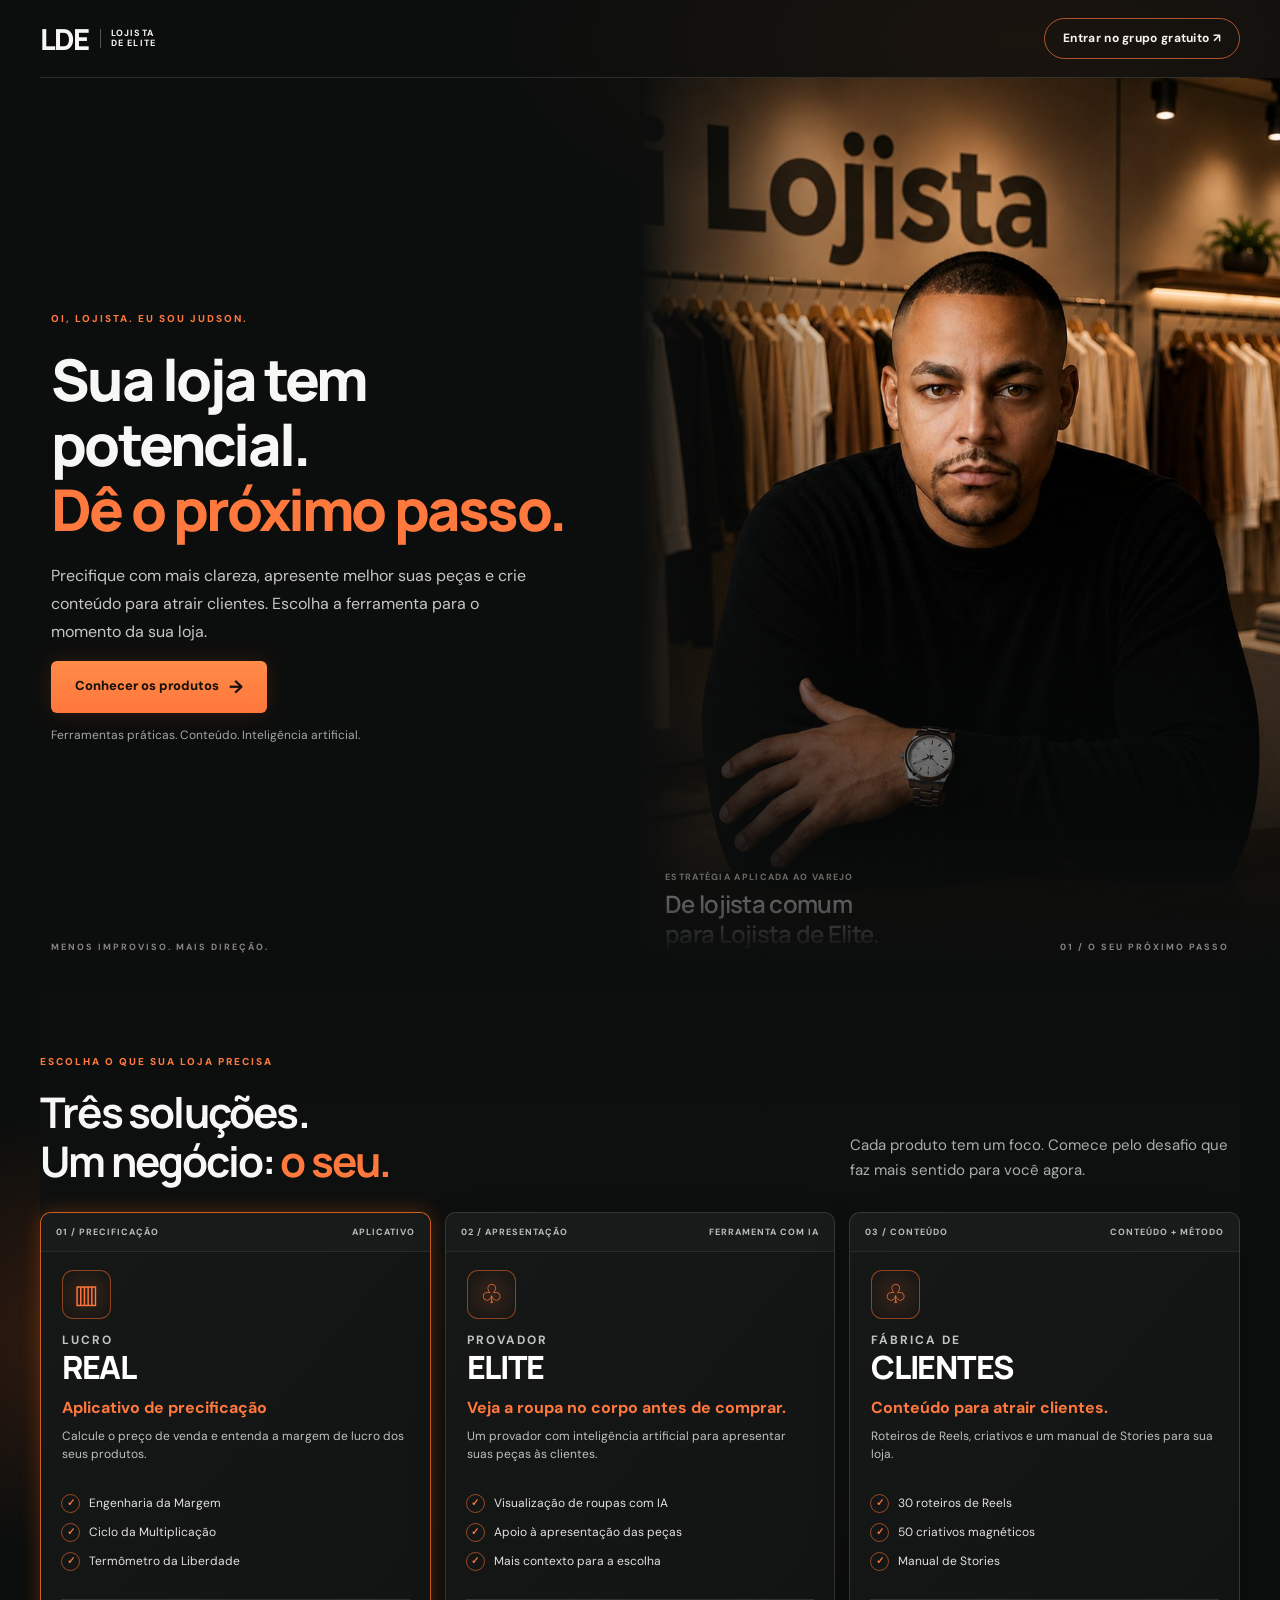
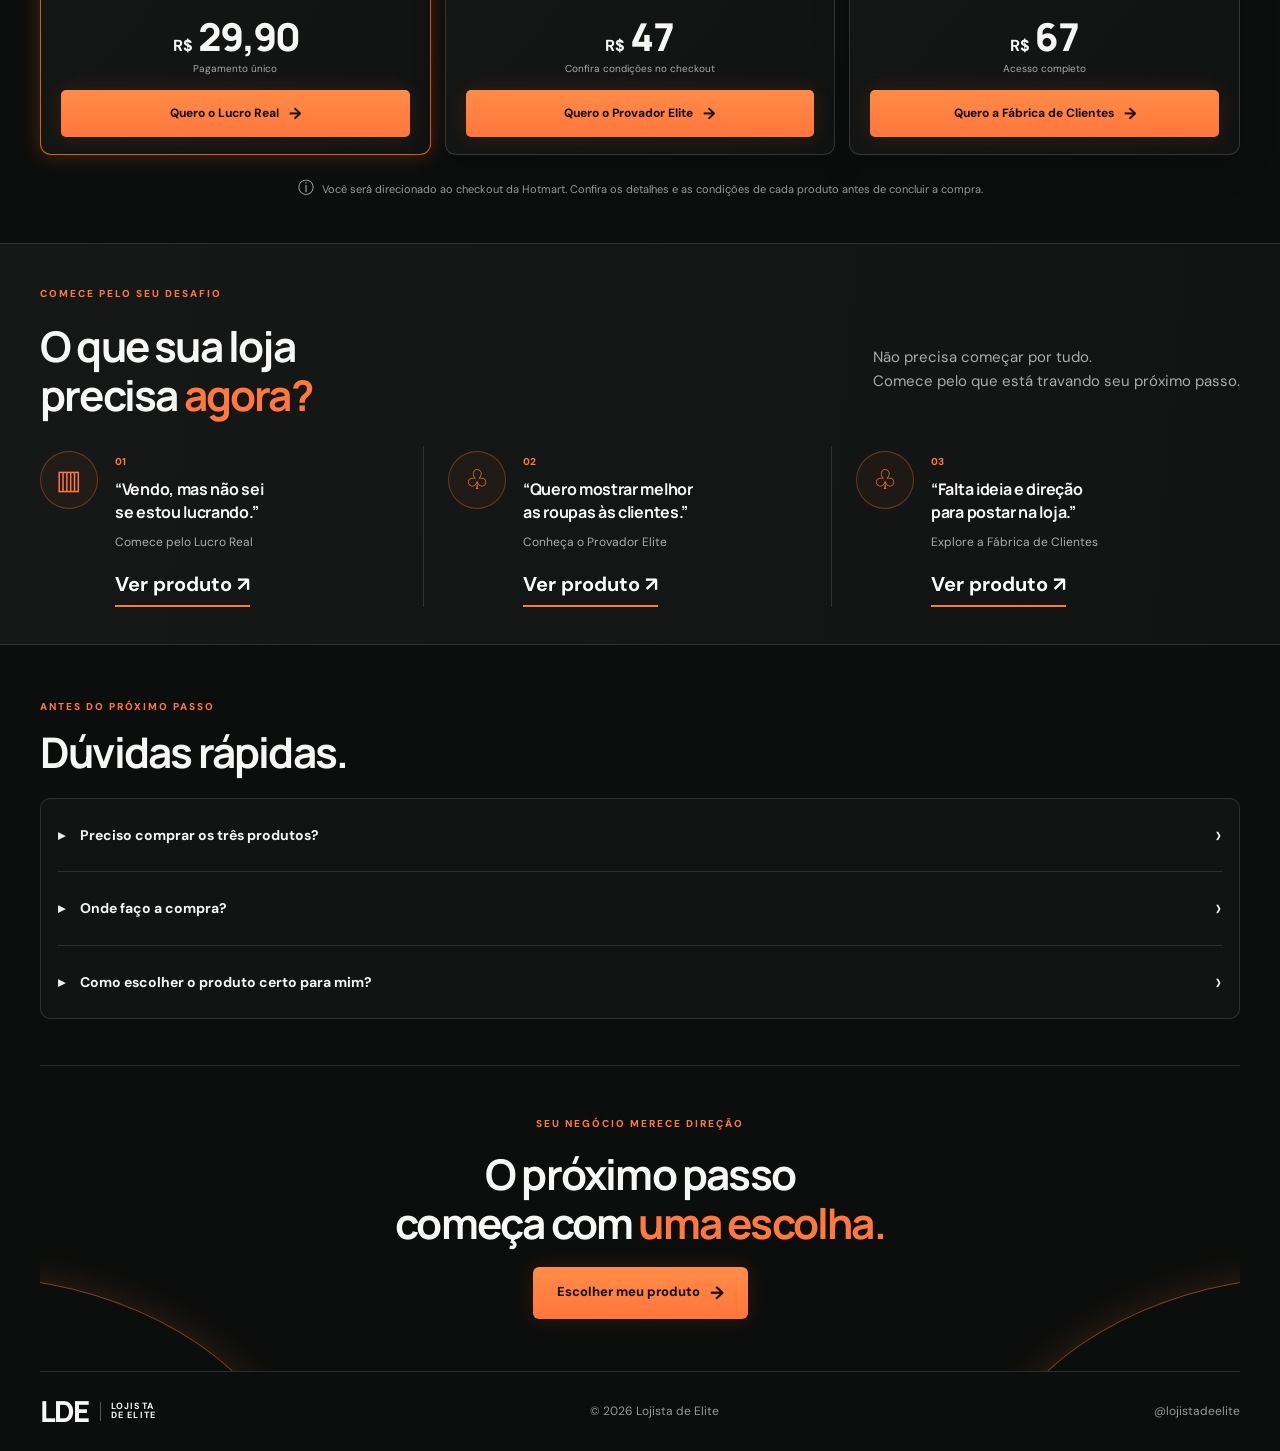
<file: index.html>
<!doctype html><html lang="pt-BR"><head><meta charset="utf-8"><meta name="viewport" content="width=device-width,initial-scale=1"><meta name="description" content="Ferramentas, conteúdo e inteligência artificial para o próximo passo da sua loja. Conheça Lucro Real, Provador Elite e Fábrica de Clientes."><title>Lojista de Elite | O próximo passo da sua loja</title><link rel="stylesheet" href="principal-premium-v2.css?v=prices-group-v5"><!-- Meta Pixel Code -->
<script>
!function(f,b,e,v,n,t,s){if(f.fbq)return;n=f.fbq=function(){n.callMethod?
n.callMethod.apply(n,arguments):n.queue.push(arguments)};
if(!f._fbq)f._fbq=n;n.push=n;n.loaded=!0;n.version='2.0';
n.queue=[];t=b.createElement(e);t.async=!0;
t.src=v;s=b.getElementsByTagName(e)[0];
s.parentNode.insertBefore(t,s)}(window,document,'script',
'https://connect.facebook.net/en_US/fbevents.js');
fbq('init','4551761545104182');
fbq('track','PageView');
</script>
<!-- End Meta Pixel Code --></head><body><noscript><img height="1" width="1" style="display:none" src="https://www.facebook.com/tr?id=4551761545104182&amp;ev=PageView&amp;noscript=1" alt=""></noscript>
<header><a class="brand" href="#inicio" aria-label="Lojista de Elite, início"><b>LDE</b><span>LOJISTA<br>DE ELITE</span></a><a class="header-group" href="https://chat.whatsapp.com/CSwqQOgPBHI29Ozx27Ki1I" target="_blank" rel="noopener noreferrer">Entrar no grupo gratuito ↗</a></header>
<main><section class="hero wrap" id="inicio"><div class="hero-copy"><p class="eyebrow">OI, LOJISTA. EU SOU JUDSON.</p><h1>Sua loja tem potencial.<br><em>Dê o próximo passo.</em></h1><p class="lead">Precifique com mais clareza, apresente melhor suas peças e crie conteúdo para atrair clientes. Escolha a ferramenta para o momento da sua loja.</p><div class="hero-actions"><a class="button" href="#produtos">Conhecer os produtos</a></div><p class="micro">Ferramentas práticas. Conteúdo. Inteligência artificial.</p></div><div class="portrait"><img src="assets/judson.jpg" alt="Judson Natividade em uma loja de roupas" fetchpriority="high"><div class="portrait-label"><span>ESTRATÉGIA APLICADA AO VAREJO</span><b>De lojista comum<br>para Lojista de Elite.</b></div></div><div class="hero-foot"><span>MENOS IMPROVISO. MAIS DIREÇÃO.</span><span>01 / O SEU PRÓXIMO PASSO</span></div></section>
<section class="products wrap" id="produtos"><div class="section-head"><div><p class="eyebrow">ESCOLHA O QUE SUA LOJA PRECISA</p><h2>Três soluções.<br>Um negócio: <em>o seu.</em></h2></div><p>Cada produto tem um foco. Comece pelo desafio que faz mais sentido para você agora.</p></div><div class="product-grid">
<article class="product orange" id="lucro"><div class="product-top"><span>01 / PRECIFICAÇÃO</span><span>APLICATIVO</span></div><div class="product-name"><span>LUCRO</span><strong>REAL</strong><p class="product-promise"><b>Aplicativo de precificação</b>Calcule o preço de venda e entenda a margem de lucro dos seus produtos.</p></div><div class="product-body"><h3>Saiba quanto sua loja ganha.</h3><p>Um aplicativo para precificar seus produtos e entender a margem de lucro da sua loja.</p><ul><li>Engenharia da Margem</li><li>Ciclo da Multiplicação</li><li>Termômetro da Liberdade</li></ul><div class="price"><span>R$ <b>29,90</b></span><small>Pagamento único</small></div><a class="buy" href="https://pay.hotmart.com/D107764730N?bid=1791945046095" target="_blank" rel="noopener">Quero o Lucro Real</a></div></article>
<article class="product lilac" id="provador"><div class="product-top"><span>02 / APRESENTAÇÃO</span><span>FERRAMENTA COM IA</span></div><div class="product-name"><span>PROVADOR</span><strong>ELITE</strong><p class="product-promise"><b>Veja a roupa no corpo antes de comprar.</b>Um provador com inteligência artificial para apresentar suas peças às clientes.</p></div><div class="product-body"><h3>Mostre novas possibilidades.</h3><p>Use inteligência artificial para ajudar sua cliente a visualizar a roupa no corpo antes da compra.</p><ul><li>Visualização de roupas com IA</li><li>Apoio à apresentação das peças</li><li>Mais contexto para a escolha</li></ul><div class="price"><span>R$ <b>47</b></span><small>Confira condições no checkout</small></div><a class="buy" href="https://pay.hotmart.com/N108022105C?bid=1791945808464" target="_blank" rel="noopener">Quero o Provador Elite</a></div></article>
<article class="product lime" id="fabrica"><div class="product-top"><span>03 / CONTEÚDO</span><span>CONTEÚDO + MÉTODO</span></div><div class="product-name"><span>FÁBRICA DE</span><strong>CLIENTES</strong><p class="product-promise"><b>Conteúdo para atrair clientes.</b>Roteiros de Reels, criativos e um manual de Stories para sua loja.</p></div><div class="product-body"><h3>Dê direção ao seu conteúdo.</h3><p>Repertório e método para tirar ideias do papel e movimentar a comunicação da sua loja.</p><ul><li>30 roteiros de Reels</li><li>50 criativos magnéticos</li><li>Manual de Stories</li></ul><div class="price"><span>R$ <b>67</b></span><small>Acesso completo</small></div><a class="buy" href="https://pay.hotmart.com/S107554404A" target="_blank" rel="noopener">Quero a Fábrica de Clientes</a></div></article>
</div><p class="checkout-note">Você será direcionado ao checkout da Hotmart. Confira os detalhes e as condições de cada produto antes de concluir a compra.</p></section>
<section class="choice" id="escolher"><div class="wrap"><p class="eyebrow">COMECE PELO SEU DESAFIO</p><div class="section-head"><h2>O que sua loja<br>precisa <em>agora?</em></h2><p>Não precisa começar por tudo.<br>Comece pelo que está travando seu próximo passo.</p></div><div class="choices"><a href="https://pay.hotmart.com/D107764730N?bid=1791945046095" target="_blank" rel="noopener noreferrer"><span>01</span><h3>“Vendo, mas não sei<br>se estou lucrando.”</h3><p>Comece pelo Lucro Real</p><b>Ver produto ↗</b></a><a href="https://pay.hotmart.com/N108022105C?bid=1791945808464" target="_blank" rel="noopener noreferrer"><span>02</span><h3>“Quero mostrar melhor<br>as roupas às clientes.”</h3><p>Conheça o Provador Elite</p><b>Ver produto ↗</b></a><a href="https://pay.hotmart.com/S107554404A" target="_blank" rel="noopener noreferrer"><span>03</span><h3>“Falta ideia e direção<br>para postar na loja.”</h3><p>Explore a Fábrica de Clientes</p><b>Ver produto ↗</b></a></div></div></section>

<section class="faq wrap"><p class="eyebrow">ANTES DO PRÓXIMO PASSO</p><h2>Dúvidas rápidas.</h2><div class="faq-list"><details><summary>Preciso comprar os três produtos?</summary><p>Não. Cada produto tem uma proposta própria e pode ser escolhido separadamente, conforme a necessidade da sua loja.</p></details><details><summary>Onde faço a compra?</summary><p>Os botões dos produtos abrem seus respectivos checkouts na Hotmart. Ali você pode conferir a oferta, as condições de pagamento e os detalhes de acesso.</p></details><details><summary>Como escolher o produto certo para mim?</summary><p>Para precificação, veja o Lucro Real. Para visualizar roupas com inteligência artificial, o Provador Elite. Para conteúdo, a Fábrica de Clientes. Se ainda tiver dúvidas, fale comigo pelo Instagram.</p></details></div></section>
<section class="final-cta wrap"><p class="eyebrow">SEU NEGÓCIO MERECE DIREÇÃO</p><h2>O próximo passo<br>começa com <em>uma escolha.</em></h2><a class="button" href="#produtos">Escolher meu produto</a></section></main><footer class="wrap"><a class="brand" href="#inicio"><b>LDE</b><span>LOJISTA<br>DE ELITE</span></a><p>© 2026 Lojista de Elite</p><a href="https://www.instagram.com/lojistadeelite/" target="_blank" rel="noopener">@lojistadeelite</a></footer></body></html>
</file>
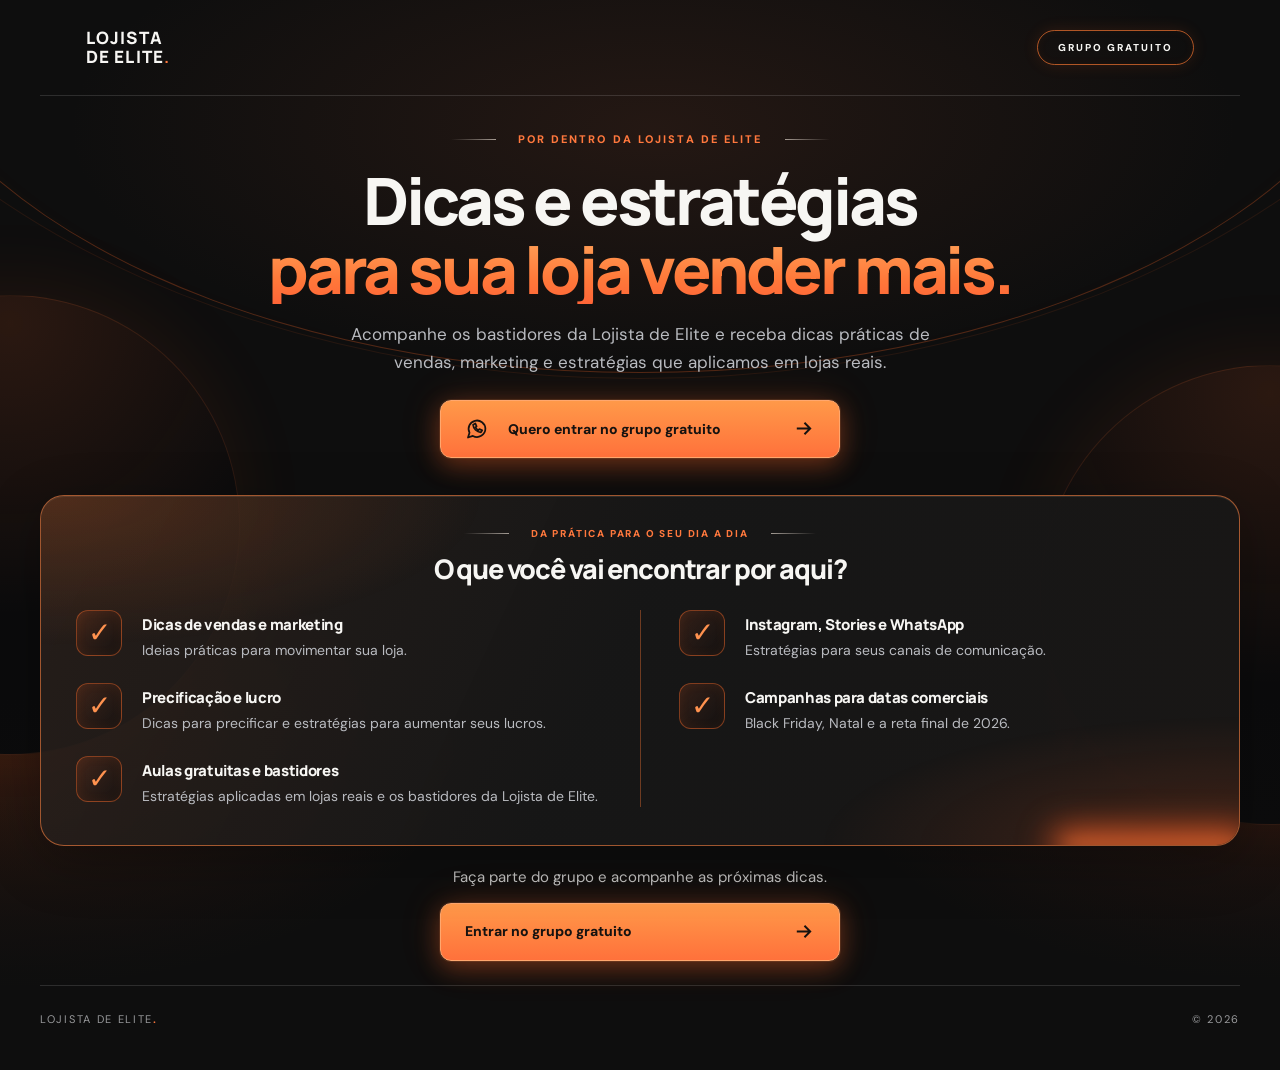
<file: comunidade/index.html>
<!doctype html><html lang="pt-BR"><head><meta charset="utf-8"><meta name="viewport" content="width=device-width,initial-scale=1"><meta http-equiv="refresh" content="0;url=../Comunidade/"><link rel="canonical" href="https://codermundi-arch.github.io/Lojista-de-elite/Comunidade/"><title>Comunidade | Lojista de Elite</title><script>location.replace('../Comunidade/'+location.search+location.hash)</script></head><body><p><a href="../Comunidade/">Abrir a comunidade Lojista de Elite</a></p></body></html>
</file>
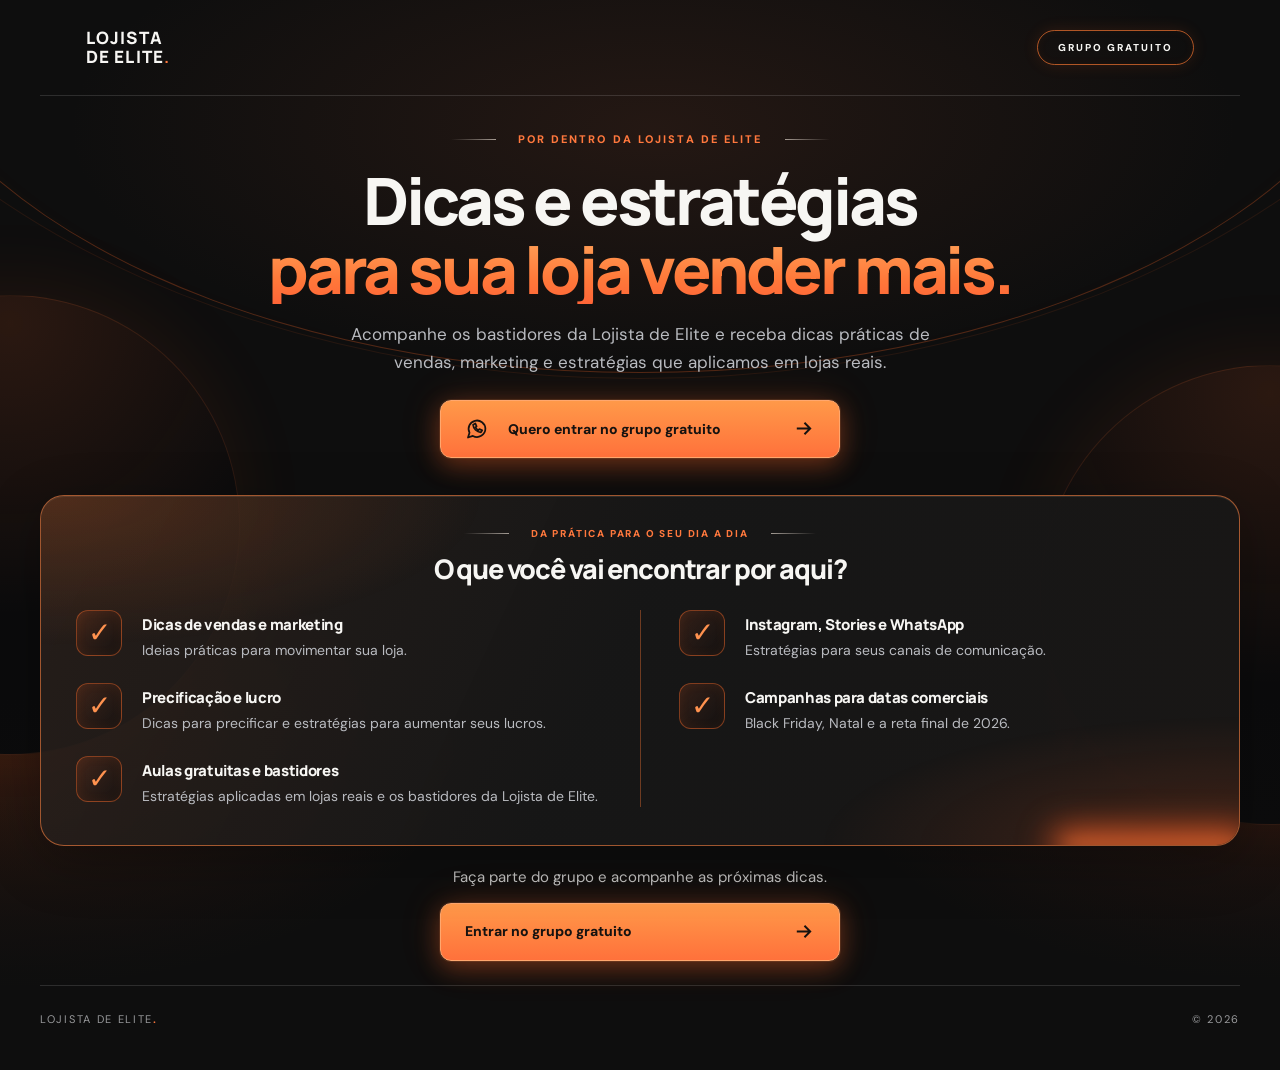
<file: Comunidade/index.html>
<!doctype html>
<html lang="pt-BR">
<head>
  <meta charset="utf-8">
  <meta name="viewport" content="width=device-width,initial-scale=1">
  <meta name="theme-color" content="#0e0e0e">
  <meta name="description" content="Entre no grupo gratuito da Lojista de Elite e receba estratégias práticas de vendas, marketing e precificação para sua loja.">
  <title>Comunidade gratuita | Lojista de Elite</title>
  <link rel="preconnect" href="https://fonts.googleapis.com">
  <link rel="preconnect" href="https://fonts.gstatic.com" crossorigin>
  <style>
@import url('https://fonts.googleapis.com/css2?family=DM+Sans:wght@400;500;600;700;800&family=Manrope:wght@400;500;600;700;800&display=swap');
:root{color-scheme:dark;--bg:#0e0e0e;--text:#f7f6f3;--muted:#b9bbc0;--orange:#ff783d;--orange-light:#ff924f;--line:rgba(255,255,255,.13)}
*{box-sizing:border-box}
html{scroll-behavior:smooth}
body{margin:0;min-width:320px;background:var(--bg);color:var(--text);font:400 16px/1.5 'DM Sans',Arial,sans-serif;overflow-x:hidden}
a{color:inherit;text-decoration:none}
a:focus-visible{outline:3px solid var(--orange-light);outline-offset:5px}
.site-shell{width:min(100% - 60px,1200px);margin-inline:auto;position:relative;z-index:1}
.scene{position:absolute;inset:0 0 auto;min-height:1070px;overflow:hidden;pointer-events:none;background:radial-gradient(ellipse 55% 27% at 51% 12%,rgba(100,52,34,.26),transparent 83%),radial-gradient(ellipse 42% 25% at 0% 71%,rgba(171,65,21,.28),transparent 85%),radial-gradient(ellipse 40% 23% at 100% 72%,rgba(167,56,18,.26),transparent 85%)}
.scene:after{content:"";position:absolute;inset:0;background:linear-gradient(180deg,transparent 65%,#0e0e0e 100%)}
.orbit{position:absolute;width:1540px;height:860px;border:1px solid rgba(255,104,42,.28);border-radius:50%;left:50%;transform:translateX(-50%);top:-487px;box-shadow:inset 0 12px 40px -35px #ff672d}
.orbit-two{width:1790px;height:1190px;top:-811px;opacity:.34}
.orb{position:absolute;border-radius:50%;width:460px;height:460px;background:radial-gradient(circle at 50% 6%,rgba(255,111,48,.13),transparent 60%),#0b0b0c;border:1px solid rgba(253,115,53,.13);box-shadow:0 -14px 75px rgba(255,92,29,.075)}
.orb-left{top:295px;left:-220px}.orb-right{top:365px;right:-220px}
.header{height:96px;display:flex;align-items:center;justify-content:space-between;border-bottom:1px solid var(--line);padding:0 46px}
.brand{font:800 17px/1.07 'Manrope',Arial,sans-serif;letter-spacing:1.1px;display:inline-flex;flex-direction:column}
.brand span{display:block}.brand b,footer b{color:var(--orange)}
.access{font-size:10px;letter-spacing:2px;font-weight:800;border:1px solid rgba(255,122,50,.67);border-radius:99px;padding:9px 20px;box-shadow:0 0 16px rgba(255,99,33,.12),inset 0 0 10px rgba(255,95,31,.05);transition:background .2s,border-color .2s}
.access:hover{background:rgba(255,116,54,.14);border-color:var(--orange)}
.hero{text-align:center;padding:35px 0 37px}
.eyebrow{color:var(--orange);font-size:11px;font-weight:800;letter-spacing:2.1px;margin:0}
.lined{display:flex;align-items:center;justify-content:center;gap:22px}
.lined:before,.lined:after{content:"";width:45px;height:1px;background:linear-gradient(90deg,transparent,rgba(236,225,214,.65))}
.lined:after{transform:rotate(180deg)}
h1,h2,h3,p{margin-top:0}
h1,h2,h3{font-family:'Manrope',Arial,sans-serif}
h1{margin:18px auto 16px;line-height:1.06;font-size:clamp(38px,5.1vw,68px);letter-spacing:-3.2px;font-weight:800}
h1 span,h1 em{display:block}
h1 em{font-style:normal;color:var(--orange);background:linear-gradient(180deg,#ffa45a 0%,#ff793a 63%,#ff6537 100%);-webkit-background-clip:text;background-clip:text;-webkit-text-fill-color:transparent}
.intro{max-width:740px;margin:0 auto 24px;font-size:17px;line-height:1.65;color:var(--muted)}
.cta{display:flex;align-items:center;justify-content:center;gap:19px;width:min(100%,400px);min-height:58px;padding:15px 24px;margin-inline:auto;border-radius:11px;background:linear-gradient(180deg,#ff9949,#ff713b);border:1px solid #ffa76e;color:#161210;font-size:14px;font-weight:800;box-shadow:0 0 0 1px rgba(255,155,89,.12),0 7px 25px rgba(255,99,35,.33),0 0 44px rgba(255,107,39,.14);transition:transform .2s,filter .2s,box-shadow .2s}
.cta:hover{filter:brightness(1.1);transform:translateY(-2px);box-shadow:0 10px 32px rgba(255,99,35,.4)}
.cta .whatsapp{width:24px;height:24px;flex:none}
.cta .arrow{width:23px;height:23px;margin-left:auto;flex:none}
.contents{position:relative;isolation:isolate;border:1px solid rgba(255,132,66,.59);border-radius:24px;background:linear-gradient(115deg,rgba(44,34,29,.82) 0%,rgba(23,23,23,.96) 48%,rgba(25,23,22,.98) 100%);box-shadow:0 15px 55px rgba(0,0,0,.28),inset 0 1px 0 rgba(255,231,205,.1);padding:30px 35px 38px;overflow:hidden}
.contents:before{content:"";position:absolute;inset:0;z-index:-1;pointer-events:none;border-radius:inherit;background:radial-gradient(ellipse 36% 43% at 1% 0%,rgba(255,111,35,.19),transparent),radial-gradient(ellipse 35% 37% at 100% 100%,rgba(254,91,31,.19),transparent)}
.contents:after{content:"";position:absolute;inset:auto 0 0 auto;width:175px;height:3px;background:#ff8a42;filter:blur(8px);box-shadow:0 0 30px 10px #ff6229}
.section-heading{text-align:center;margin-bottom:24px}
.section-heading .eyebrow{font-size:10px;letter-spacing:1.8px;margin-bottom:10px}
h2{font-size:27px;letter-spacing:-1.15px;line-height:1.3;margin:0;font-weight:800}
.feature-grid{display:grid;grid-template-columns:1fr 1fr;gap:0}
.features{padding:0;margin:0;list-style:none;display:flex;flex-direction:column;gap:22px}
.features:first-child{padding:0 32px 0 0}
.features:last-child{border-left:1px solid rgba(255,120,52,.38);padding-left:38px}
.features li{display:flex;align-items:flex-start;gap:20px;min-width:0}
.check{flex:none;display:grid;place-items:center;width:46px;height:46px;border-radius:12px;color:var(--orange-light);font-size:28px;font-weight:400;border:1px solid rgba(255,111,44,.44);background:linear-gradient(130deg,rgba(255,98,38,.13),rgba(16,15,15,.65));box-shadow:inset 0 0 12px rgba(255,111,44,.07)}
.features h3{font-size:15px;letter-spacing:-.35px;font-weight:800;margin:4px 0 5px;line-height:1.4}
.features p{font-size:14px;line-height:1.5;color:var(--muted);margin:0}
.closing{text-align:center;padding:20px 0 24px}
.closing p{color:#c4c3c2;font-size:15px;margin:0 0 14px}
footer{min-height:68px;display:flex;align-items:center;justify-content:space-between;border-top:1px solid var(--line);color:#98999b;font-size:11px;letter-spacing:1.7px}
@media(max-width:900px){.site-shell{width:min(100% - 40px,1200px)}.header{padding-inline:15px}h1{font-size:clamp(38px,6.5vw,60px);letter-spacing:-2.4px}.contents{padding:30px 26px 34px}.features:first-child{padding-right:18px}.features:last-child{padding-left:22px}.features li{gap:12px}.features p{font-size:13px}.check{width:37px;height:37px;font-size:23px}}
@media(max-width:640px){.site-shell{width:calc(100% - 32px)}.scene{min-height:1180px}.orbit{width:750px;height:560px;top:-355px}.orbit-two{width:890px;height:690px;top:-510px}.orb{width:260px;height:260px}.orb-left{left:-170px;top:320px}.orb-right{right:-170px;top:550px}.header{height:75px;padding:0 3px}.brand{font-size:13px}.access{font-size:8px;padding:7px 12px;letter-spacing:1.1px}.hero{padding:48px 0 32px}.lined{gap:8px}.lined:before,.lined:after{width:19px}.eyebrow{font-size:8px;letter-spacing:1.2px}h1{font-size:clamp(32px,8.2vw,48px);line-height:1.1;letter-spacing:-1.6px;margin:23px auto 17px}h1 span,h1 em{text-wrap:balance}.intro{font-size:14px;line-height:1.65;margin-bottom:22px}.desktop-break{display:none}.cta{min-height:56px;padding:12px 16px;font-size:12px;gap:9px;border-radius:9px}.cta .whatsapp{width:21px;height:21px}.cta .arrow{width:20px;height:20px}.contents{border-radius:17px;padding:24px 19px 27px}.section-heading{margin-bottom:26px}.section-heading .eyebrow{font-size:8px;letter-spacing:1px}.section-heading h2{font-size:23px;letter-spacing:-.7px;text-wrap:balance}.feature-grid{grid-template-columns:1fr;gap:20px}.features{gap:20px}.features:first-child{padding:0}.features:last-child{border:0;padding:0}.features li{gap:14px}.features h3{font-size:14px;margin:2px 0 3px}.features p{font-size:13px}.check{width:36px;height:36px;border-radius:9px;font-size:21px}.closing{padding:25px 0 29px}.closing p{font-size:13px}footer{font-size:9px;min-height:65px;letter-spacing:1px}}
@media(prefers-reduced-motion:reduce){html{scroll-behavior:auto}.cta,.access{transition:none}}

/* Regras críticas de enquadramento: independentes de estilos herdados. */
html body .site-shell{width:calc(100% - 60px)!important;max-width:1200px!important;margin-left:auto!important;margin-right:auto!important}
html body .site-shell .header{max-width:100%;padding-left:46px;padding-right:46px}
html body .site-shell .contents{max-width:100%;margin-left:0;margin-right:0}
html body .site-shell .feature-grid{display:grid;grid-template-columns:minmax(0,1fr) minmax(0,1fr)}
html body .site-shell .feature-grid .features{display:flex;flex-direction:column;list-style:none}
html body .site-shell .cta{font-size:14px;line-height:1.35;white-space:normal}
html body .site-shell .cta span{max-width:none}
@media(max-width:640px){html body .site-shell{width:calc(100% - 32px)!important}html body .site-shell .header{padding-left:3px;padding-right:3px}html body .site-shell .feature-grid{grid-template-columns:minmax(0,1fr)}html body .site-shell .cta{font-size:12px}}

</style>
</head>
<body>
  <div class="scene" aria-hidden="true"><div class="orbit orbit-one"></div><div class="orbit orbit-two"></div><div class="orb orb-left"></div><div class="orb orb-right"></div></div>
  <div class="site-shell">
    <header class="header">
      <a class="brand" href="#inicio" aria-label="Lojista de Elite - início">LOJISTA<span>DE ELITE<b>.</b></span></a>
      <a class="access" href="https://chat.whatsapp.com/CSwqQOgPBHI29Ozx27Ki1I" target="_blank" rel="noopener noreferrer">GRUPO GRATUITO</a>
    </header>
    <main id="inicio">
      <section class="hero" aria-labelledby="hero-title">
        <p class="eyebrow lined">POR DENTRO DA LOJISTA DE ELITE</p>
        <h1 id="hero-title"><span>Dicas e estratégias</span><em>para sua loja vender mais.</em></h1>
        <p class="intro">Acompanhe os bastidores da Lojista de Elite e receba dicas práticas de<br class="desktop-break"> vendas, marketing e estratégias que aplicamos em lojas reais.</p>
        <a class="cta primary" href="https://chat.whatsapp.com/CSwqQOgPBHI29Ozx27Ki1I" target="_blank" rel="noopener noreferrer">
          <svg class="whatsapp" viewBox="0 0 24 24" fill="none" stroke="currentColor" stroke-width="1.75" stroke-linecap="round" stroke-linejoin="round" aria-hidden="true"><path d="M20.4 11.6a8.4 8.4 0 0 1-12.5 7.3L3 20.5l1.5-4.8A8.4 8.4 0 1 1 20.4 11.6Z"/><path d="M8.1 7.8c.4 4.1 3.6 7.2 7.8 7.6l1.3-2.1-2.8-1.2-1.1 1.1a8.2 8.2 0 0 1-2.8-2.8l1.1-1.1-1.2-2.8Z"/></svg>
          <span>Quero entrar no grupo gratuito</span>
          <svg class="arrow" viewBox="0 0 24 24" fill="none" stroke="currentColor" stroke-width="2" aria-hidden="true"><path d="M5 12h14m-6-6 6 6-6 6"/></svg>
        </a>
      </section>
      <section class="contents" aria-labelledby="contents-title">
        <div class="section-heading">
          <p class="eyebrow lined">DA PRÁTICA PARA O SEU DIA A DIA</p>
          <h2 id="contents-title">O que você vai encontrar por aqui?</h2>
        </div>
        <div class="feature-grid">
          <ul class="features">
            <li><span class="check" aria-hidden="true">✓</span><div><h3>Dicas de vendas e marketing</h3><p>Ideias práticas para movimentar sua loja.</p></div></li>
            <li><span class="check" aria-hidden="true">✓</span><div><h3>Precificação e lucro</h3><p>Dicas para precificar e estratégias para aumentar seus lucros.</p></div></li>
            <li><span class="check" aria-hidden="true">✓</span><div><h3>Aulas gratuitas e bastidores</h3><p>Estratégias aplicadas em lojas reais e os bastidores da Lojista de Elite.</p></div></li>
          </ul>
          <ul class="features">
            <li><span class="check" aria-hidden="true">✓</span><div><h3>Instagram, Stories e WhatsApp</h3><p>Estratégias para seus canais de comunicação.</p></div></li>
            <li><span class="check" aria-hidden="true">✓</span><div><h3>Campanhas para datas comerciais</h3><p>Black Friday, Natal e a reta final de 2026.</p></div></li>
          </ul>
        </div>
      </section>
      <section class="closing" aria-label="Entre no grupo gratuito">
        <p>Faça parte do grupo e acompanhe as próximas dicas.</p>
        <a class="cta secondary" href="https://chat.whatsapp.com/CSwqQOgPBHI29Ozx27Ki1I" target="_blank" rel="noopener noreferrer">
          <span>Entrar no grupo gratuito</span>
          <svg class="arrow" viewBox="0 0 24 24" fill="none" stroke="currentColor" stroke-width="2" aria-hidden="true"><path d="M5 12h14m-6-6 6 6-6 6"/></svg>
        </a>
      </section>
    </main>
    <footer><span>LOJISTA DE ELITE<b>.</b></span><span>© 2026</span></footer>
  </div>
</body>
</html>
</file>
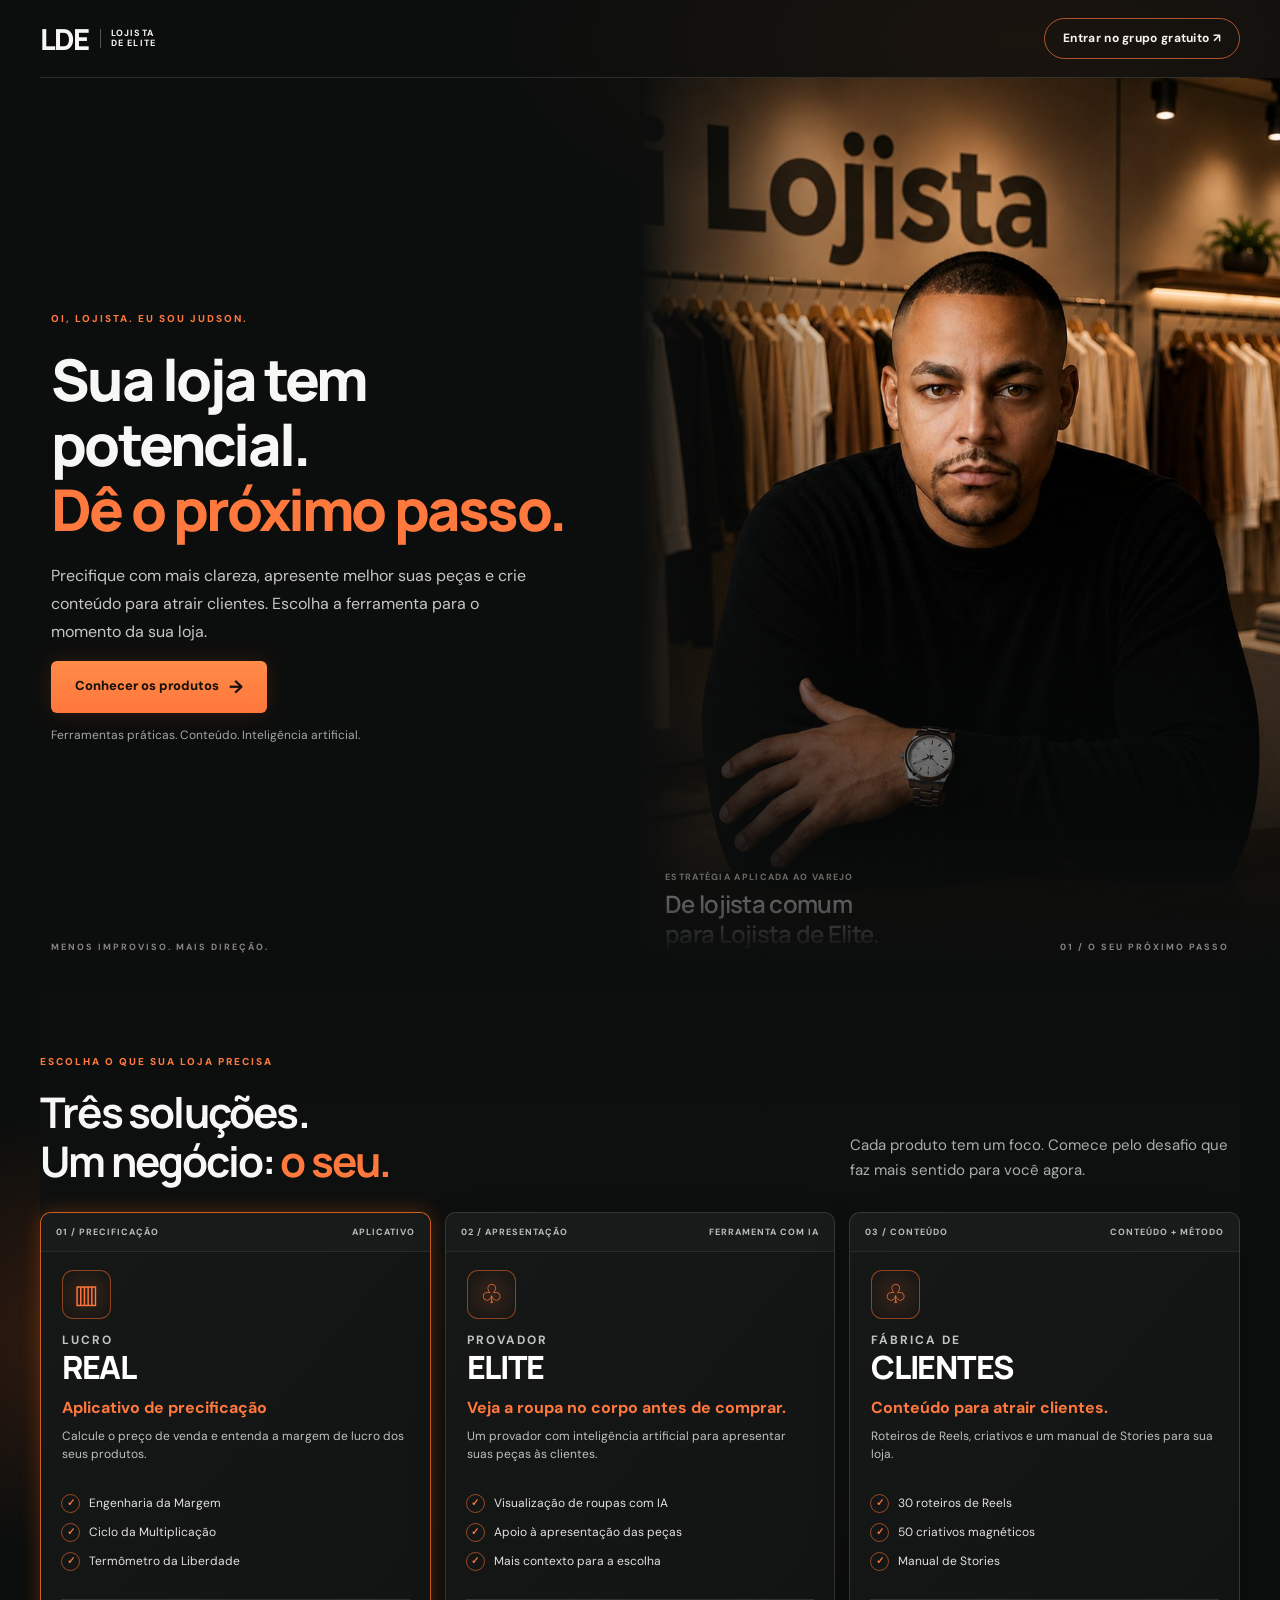
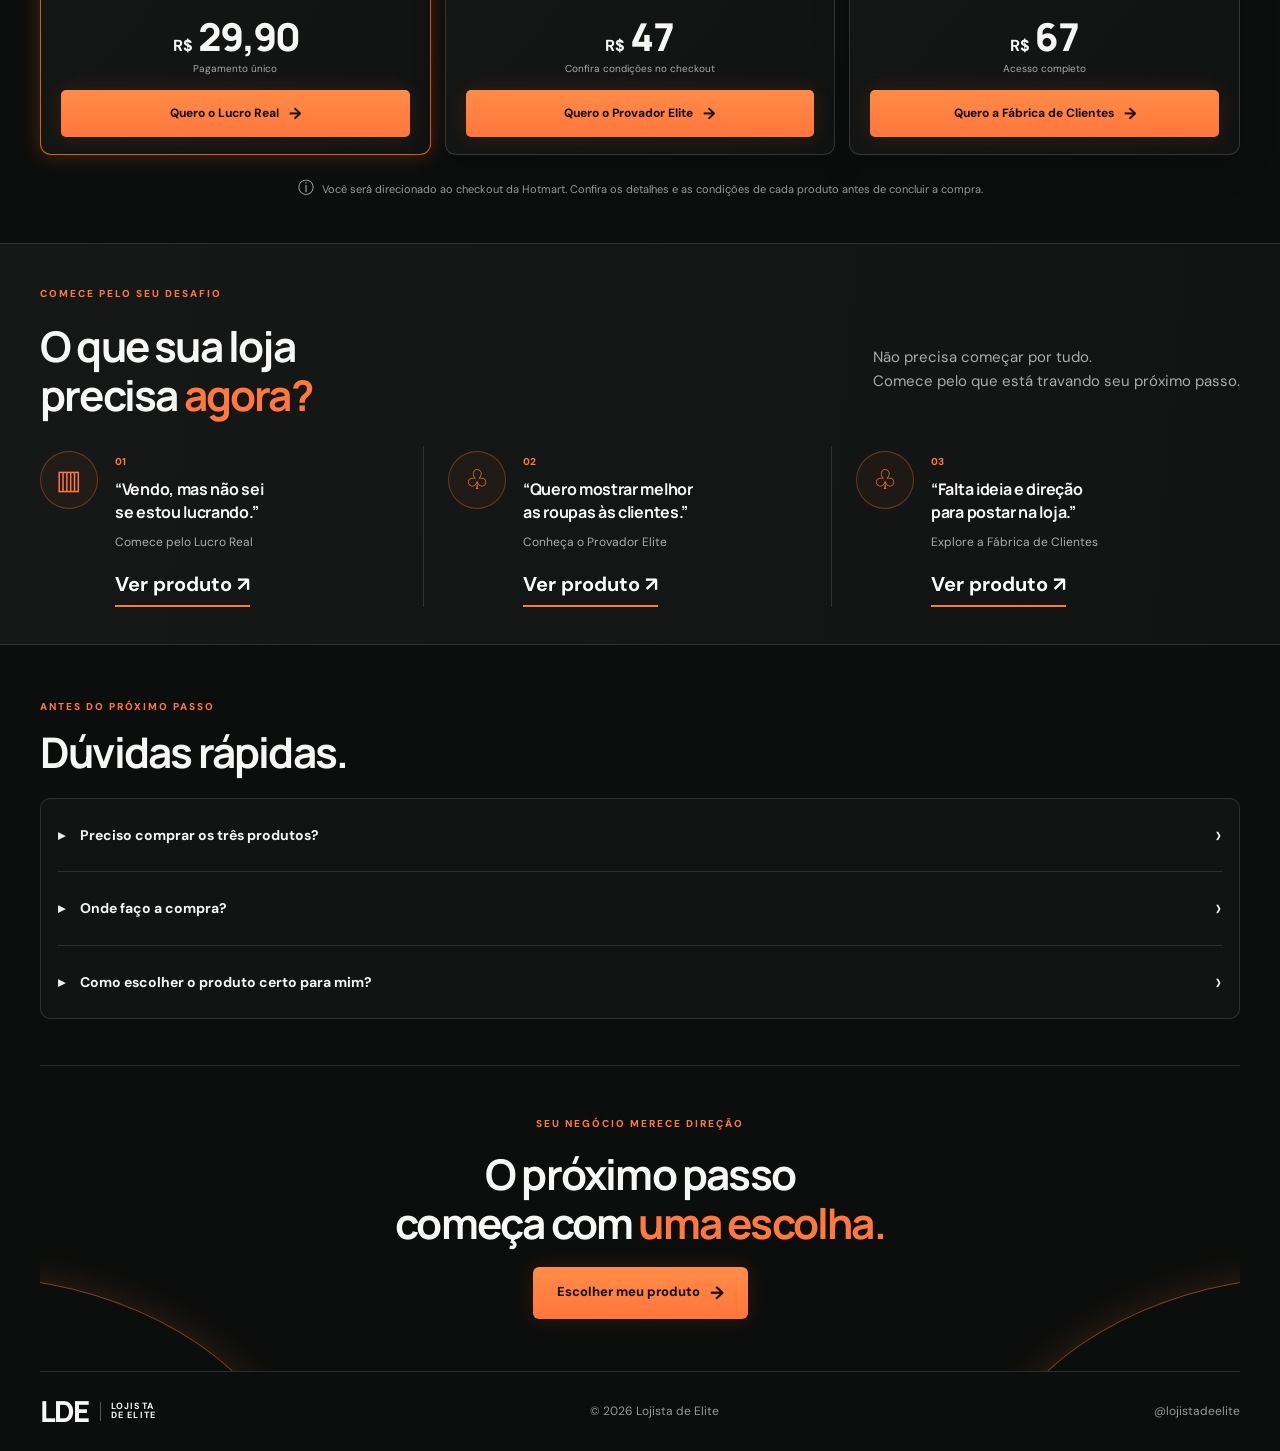
<file: downloads/lojista-de-elite-completo.html>
<!doctype html><html lang="pt-BR"><head><meta charset="utf-8"><meta name="viewport" content="width=device-width,initial-scale=1"><meta name="description" content="Ferramentas, conteúdo e inteligência artificial para o próximo passo da sua loja. Conheça Lucro Real, Provador Elite e Fábrica de Clientes."><title>Lojista de Elite | O próximo passo da sua loja</title><style>
@import url('https://fonts.googleapis.com/css2?family=DM+Sans:wght@400;500;600;700;800&family=Manrope:wght@400;500;600;700;800&display=swap');
:root{color-scheme:dark;--bg:#0c0e0d;--panel:#141615;--ink:#f7f7f6;--muted:#aaacae;--orange:#ff783e;--line:rgba(255,255,255,.12)}
*{box-sizing:border-box}
html{scroll-behavior:smooth;scroll-padding-top:24px}
body{margin:0;background:var(--bg);color:var(--ink);font:400 15px/1.6 'DM Sans',Arial,sans-serif;overflow-x:hidden}
body:before{content:"";pointer-events:none;position:absolute;top:0;left:0;right:0;height:1000px;background:radial-gradient(ellipse 55% 30% at 80% 4%,rgba(255,115,43,.06),transparent 75%)}
a{color:inherit;text-decoration:none}
a:focus-visible,summary:focus-visible{outline:3px solid var(--orange);outline-offset:4px}
.wrap{width:min(100% - 72px,1200px);margin-inline:auto}
header{width:min(100% - 72px,1200px);margin:auto;height:78px;display:flex;align-items:center;border-bottom:1px solid var(--line)}
.brand{display:inline-flex;align-items:center;gap:12px;line-height:1.05}
.brand>b{font:800 29px 'Manrope',sans-serif;letter-spacing:-2px}
.brand>span{padding-left:10px;border-left:1px solid #555;font-size:9px;letter-spacing:1.1px;font-weight:700}
h1,h2,h3,p{margin-top:0}
h1,h2,h3{font-family:'Manrope',Arial,sans-serif}
em{font-style:normal;color:var(--orange)}
.eyebrow{font-size:10px;letter-spacing:2px;font-weight:800;color:var(--orange);margin:0 0 20px}
.hero{display:grid;grid-template-columns:1fr 1fr;column-gap:0;position:relative;min-height:560px}
.hero-copy{position:relative;z-index:2;align-self:center;padding:35px 24px 45px 0}
.hero h1{font-size:clamp(42px,4.5vw,63px);letter-spacing:-2.8px;line-height:1.13;margin:0 0 19px;font-weight:800}
.lead{max-width:480px;color:#c5c6c5;font-size:16px;line-height:1.75;margin-bottom:15px}
.button,.buy{display:inline-flex;align-items:center;justify-content:center;min-height:52px;padding:13px 24px;border-radius:6px;background:linear-gradient(180deg,#ff8c48,#ff763c);font-weight:800;color:#17100b;font-size:13px;transition:transform .2s,filter .2s;box-shadow:0 0 20px rgba(255,101,42,.15)}
.button:after,.buy:after{content:"→";margin-left:10px;font-size:18px;line-height:1}
.button:hover,.buy:hover{transform:translateY(-2px);filter:brightness(1.11)}
.micro{font-size:12px;color:#a5a6a4;margin:13px 0 0}
.portrait{position:relative;align-self:stretch;overflow:hidden;min-height:525px;background:#201810}
.portrait img{position:absolute;width:100%;height:100%;object-fit:cover;object-position:center 23%}
.portrait:after{content:"";position:absolute;inset:45% 0 0;background:linear-gradient(transparent,#090b0bf0)}
.portrait-label{position:absolute;left:25px;right:18px;bottom:28px;z-index:2}
.portrait-label span{display:block;font-size:9px;letter-spacing:1.3px;margin-bottom:6px;font-weight:700;color:#cfc9c1}
.portrait-label b{font:600 24px/1.17 'Manrope',sans-serif;letter-spacing:-.7px}
.hero-foot{grid-column:1/-1;display:flex;justify-content:space-between;align-items:center;border-bottom:1px solid var(--line);padding:14px 0 20px;color:#858583;letter-spacing:2px;font-weight:700;font-size:9px}
.products{position:relative;padding-top:42px;padding-bottom:42px}
.products:before{content:"";position:absolute;z-index:-1;top:140px;left:-180px;width:390px;height:430px;background:radial-gradient(ellipse,rgba(255,99,28,.15),transparent 70%);pointer-events:none}
.section-head{display:flex;justify-content:space-between;align-items:end;gap:35px;margin-bottom:25px}
.section-head .eyebrow{margin-bottom:18px}
h2{font-size:clamp(32px,3.3vw,44px);line-height:1.17;letter-spacing:-1.8px;font-weight:700;margin:0}
.section-head>p{color:var(--muted);max-width:390px;line-height:1.65;font-size:15px;margin:0 0 4px}
.product-grid{display:grid;grid-template-columns:repeat(3,minmax(0,1fr));gap:14px}
.product{display:flex;flex-direction:column;min-width:0;border-radius:11px;border:1px solid rgba(255,255,255,.14);background:linear-gradient(130deg,#161817,#111312);overflow:hidden;position:relative;scroll-margin-top:25px;box-shadow:0 12px 35px #0003}
.product:first-child{border-color:rgba(255,113,39,.8);box-shadow:0 0 20px rgba(255,105,27,.27)}
.product-top{display:flex;justify-content:space-between;gap:9px;padding:12px 15px;background:#191b1a;color:#babcbd;border-bottom:1px solid #ffffff13;font-size:9px;font-weight:700;letter-spacing:1px}
.product-name{position:relative;padding:18px 21px 9px;min-height:207px}
.product-name:before{display:grid;place-items:center;width:47px;height:47px;margin-bottom:12px;border:1px solid rgba(255,112,39,.5);border-radius:11px;background:radial-gradient(circle at center,rgba(255,109,43,.14),rgba(0,0,0,.1));color:var(--orange);font-size:26px}
#lucro .product-name:before{content:"▥"}
#provador .product-name:before{content:"♧"}
#fabrica .product-name:before{content:"♧"}
.product-name>span{display:block;font-size:12px;font-weight:700;color:#c1c3c3;letter-spacing:2px}
.product-name strong{display:block;font:800 30px/1.1 'Manrope',sans-serif;letter-spacing:-1.3px;color:#fff}
.product-promise{margin:12px 0 0;color:#bec0be;font-size:12px;line-height:1.55}
.product-promise b{display:block;color:var(--orange);font-size:16px;line-height:1.4;margin-bottom:7px}
.product-body{display:flex;flex:1;flex-direction:column;padding:7px 20px 17px}
.product-body>h3,.product-body>p{display:none}
.product ul{list-style:none;padding:0;margin:9px 0 22px;font-size:12px;color:#e2e2df}
.product li{display:flex;gap:9px;align-items:flex-start;padding:5px 0}
.product li:before{content:"✓";color:var(--orange);border:1px solid rgba(255,114,47,.55);border-radius:50%;font-weight:800;font-size:10px;line-height:16px;text-align:center;flex:0 0 17px;height:17px}
.price{margin-top:auto;border-top:1px solid var(--line);padding-top:14px;text-align:center}
.price>span{font-size:13px}
.price b{font:700 29px 'Manrope';letter-spacing:-1px}
.price small{display:block;color:#a7a9a8;font-size:10px;margin-top:1px}
.buy{display:flex;min-height:47px;padding:10px;font-size:12px;margin-top:13px;width:100%;border-radius:5px}
.buy:after{font-size:16px}
.checkout-note{max-width:870px;margin:20px auto 0;text-align:center;color:#999b99;font-size:11px}
.checkout-note:before{content:"ⓘ";margin-right:8px;color:#b2b3b3;font-size:16px}
.choice{position:relative;border-block:1px solid var(--line);background:linear-gradient(95deg,#161817,#121413);padding:42px 0 37px}
.choice .section-head{margin-bottom:25px}
.choice .section-head>p{align-self:center}
.choices{display:grid;grid-template-columns:repeat(3,minmax(0,1fr));gap:24px}
.choices a{position:relative;display:block;border-right:1px solid var(--line);min-height:155px;padding:8px 22px 0 75px}
.choices a:last-child{border:0}
.choices a:before{content:"▥";position:absolute;left:0;top:5px;width:56px;height:56px;border:1px solid #ff793e55;border-radius:50%;display:grid;place-items:center;color:var(--orange);font-size:27px;background:#ff783e0d}
.choices a:nth-child(2):before{content:"♧"}
.choices a:nth-child(3):before{content:"♧"}
.choices a>span{display:block;font-size:10px;color:var(--orange);font-weight:800;margin-bottom:8px}
.choices h3{font-size:16px;line-height:1.45;letter-spacing:-.3px;margin:0 0 9px}
.choices p{font-size:12px;color:var(--muted);margin:0 0 11px}
.choices b{font-size:12px;font-weight:700;border-bottom:1px solid var(--orange);padding-bottom:3px}
.choices a:hover b{color:var(--orange)}
.faq{padding-top:54px;padding-bottom:46px}
.faq .eyebrow{margin-bottom:13px}
.faq h2{margin-bottom:20px}
.faq-list{border:1px solid var(--line);border-radius:10px;padding:0 17px;background:#121413}
.faq details{border-bottom:1px solid var(--line)}
.faq details:last-child{border-bottom:0}
.faq summary{cursor:pointer;list-style:none;display:flex;justify-content:space-between;align-items:center;gap:15px;padding:17px 0;font-size:14px;font-weight:700}
.faq summary::-webkit-details-marker{display:none}
.faq summary:before{content:"▸";color:#eee}
.faq summary:after{content:"›";margin-left:auto;font-size:24px;font-weight:400}
.faq details[open] summary:after{transform:rotate(90deg)}
.faq details p{margin:0 0 16px 16px;color:var(--muted);font-size:13px;max-width:850px}
.final-cta{position:relative;overflow:hidden;text-align:center;padding:50px 24px 52px;border-top:1px solid var(--line)}
.final-cta:before,.final-cta:after{content:"";position:absolute;z-index:-1;width:470px;height:270px;bottom:-190px;border:1px solid #ff783e7a;border-radius:50%;box-shadow:0 0 38px #ff783e29}
.final-cta:before{left:-220px;transform:rotate(17deg)}.final-cta:after{right:-220px;transform:rotate(-17deg)}
.final-cta .eyebrow{margin-bottom:18px}
.final-cta h2{font-size:clamp(32px,3.3vw,45px);margin-bottom:18px}
footer{min-height:80px;display:flex;align-items:center;justify-content:space-between;gap:20px;border-top:1px solid var(--line)}
footer p,footer>a:last-child{font-size:12px;color:#989a99;margin:0}
@media(max-width:900px){.wrap,header{width:calc(100% - 44px)}.hero{min-height:0}.hero h1{font-size:clamp(36px,5.1vw,50px)}.portrait{min-height:425px}.product-grid{gap:10px}.product-name{padding:16px 13px 10px}.product-body{padding:7px 13px 15px}.product-top{font-size:8px;padding:11px}.product-name strong{font-size:26px}.product-promise b{font-size:14px}.choices{gap:10px}.choices a{padding-left:57px;padding-right:6px}.choices a:before{width:44px;height:44px}}
@media(max-width:640px){html{scroll-padding-top:15px}.wrap,header{width:calc(100% - 36px)}header{height:70px}.brand>b{font-size:28px}.hero{grid-template-columns:1fr}.hero-copy{padding:42px 0 28px}.hero h1{font-size:clamp(35px,9vw,49px);letter-spacing:-1.8px}.lead{font-size:15px}.hero .button{width:100%}.portrait{min-height:410px;border-radius:8px}.portrait-label b{font-size:21px}.hero-foot{font-size:8px;letter-spacing:1px;padding:15px 0}.hero-foot span:last-child{display:none}.products{padding-top:44px}.section-head{display:block}.section-head>p{margin-top:16px;font-size:14px}h2{font-size:34px}.product-grid{grid-template-columns:1fr;gap:17px}.product-top{font-size:10px;padding:12px 17px}.product-name{min-height:0;padding:20px 20px 7px}.product-name:before{margin-bottom:10px}.product-name strong{font-size:33px}.product-promise{font-size:13px}.product-promise b{font-size:17px}.product-body{padding:6px 20px 19px}.product ul{font-size:13px;margin-bottom:17px}.price b{font-size:32px}.buy{font-size:13px}.choice{padding:45px 0 27px}.choices{grid-template-columns:1fr}.choices a{border-right:0;border-bottom:1px solid var(--line);padding:15px 5px 23px 70px;min-height:128px}.choices a:last-child{border-bottom:0}.choices a:before{top:16px;width:52px;height:52px}.faq{padding:45px 0}.faq summary{font-size:13px}.final-cta{padding:55px 16px}footer{flex-wrap:wrap;padding:22px 0;gap:14px}footer .brand{width:100%}footer p,footer>a:last-child{font-size:10px}}
@media(prefers-reduced-motion:reduce){html{scroll-behavior:auto}*,*:before,*:after{transition:none!important}}

/* Hero imersiva em tela cheia, sem gutters laterais; transição contínua. */
body{background:#0c0e0d}
header{position:relative;z-index:3}
.hero.wrap{width:100%;max-width:none;margin:0;min-height:100vh;min-height:100svh;display:grid;grid-template-columns:minmax(0,1fr) minmax(0,1fr);column-gap:0;align-items:stretch;position:relative;isolation:isolate;overflow:hidden}
.hero.wrap .hero-copy{width:100%;min-width:0;padding:clamp(32px,5vw,96px) clamp(26px,4vw,90px);align-self:center}
.hero.wrap .portrait{border-radius:0;min-height:100%;height:100%;align-self:stretch}
.hero.wrap .portrait img{object-fit:cover;object-position:center 24%}
.hero.wrap .hero-foot{position:absolute;bottom:0;left:0;right:0;z-index:4;padding:24px clamp(26px,4vw,90px);border:0;background:linear-gradient(0deg,#0c0e0d 0%,rgba(12,14,13,.83) 42%,transparent 100%)}
.hero.wrap:after{content:"";position:absolute;z-index:3;pointer-events:none;bottom:-2px;left:0;right:0;height:clamp(105px,19vh,230px);background:linear-gradient(180deg,transparent 0%,rgba(12,14,13,.62) 48%,#0c0e0d 100%)}
.hero.wrap .portrait:before{content:"";position:absolute;z-index:1;inset:0;pointer-events:none;background:linear-gradient(90deg,#0c0e0d 0%,rgba(12,14,13,.58) 9%,transparent 35%)}
.products{background:linear-gradient(180deg,#0c0e0d 0%,#0e100f 18%,#0c0e0d 100%);margin-top:-1px;padding-top:clamp(50px,6vw,90px)}
@media(max-width:640px){.hero.wrap{min-height:100svh;grid-template-columns:minmax(0,1fr);grid-template-rows:auto minmax(320px,1fr)}.hero.wrap .hero-copy{padding:38px 22px 24px;align-self:center}.hero.wrap .portrait{min-height:340px}.hero.wrap .portrait:before{background:linear-gradient(180deg,#0c0e0d 0%,transparent 24%)}.hero.wrap .hero-foot{padding:20px 22px}.hero.wrap:after{height:150px}.products{padding-top:55px}}
@media(min-width:641px) and (max-height:700px){.hero.wrap{min-height:700px}}

/* Mobile: preços mais legíveis e links de escolha com destaque. */
.choices b{display:inline-flex;align-items:center;gap:5px;font-size:15px;line-height:1.4;color:#fff;border-color:var(--orange);padding-bottom:5px;transition:color .2s}
.choices a:hover b,.choices a:focus-visible b{color:var(--orange)}
@media(max-width:640px){
 .price>span{font-size:17px}
 .price b{font-size:clamp(40px,11vw,48px);line-height:1.3;font-weight:800}
 .price small{font-size:12px}
 .choices b{font-size:17px;min-height:40px;padding:7px 0;border-bottom-width:2px}
}

/* Preços uniformes: mesma tipografia, tamanho e peso em todos os cards. */
.product .price>span{display:inline-flex;gap:5px;align-items:baseline;justify-content:center;font-size:16px;line-height:1.2;font-weight:700}
.product .price b{font-family:'Manrope',Arial,sans-serif;font-size:clamp(33px,3vw,39px);font-weight:800;font-variant-numeric:lining-nums tabular-nums;letter-spacing:-1.5px;line-height:1.22}
.product .product-name strong{font-size:32px;font-weight:800}
.choices b{font-size:24px;line-height:1.3;min-height:44px;padding:7px 0;border-bottom:2px solid var(--orange)}
.header-group{margin-left:auto;display:inline-flex;align-items:center;justify-content:center;padding:10px 18px;border:1px solid rgba(255,120,62,.65);border-radius:999px;color:#f6f4f0;font-size:12px;letter-spacing:.3px;font-weight:700;transition:background .2s}
.header-group:hover{background:rgba(255,120,62,.15)}
@media(max-width:640px){
 .product .price>span{font-size:18px}
 .product .price b{font-size:48px;letter-spacing:-1.8px}
 .product .product-name strong{font-size:38px}
 .choices b{font-size:24px;min-height:48px;padding:8px 0}
 .header-group{font-size:10px;padding:9px 12px}
}

/* Ajuste do tamanho dos links Ver produto. */
.choices b{font-size:20px}
@media(max-width:640px){.choices b{font-size:20px}}

/* Ajuste tipográfico: links Ver produto em 20px. */
.choices b{font-size:20px}
@media(max-width:640px){.choices b{font-size:20px}}

</style><!-- Meta Pixel Code -->
<script>
!function(f,b,e,v,n,t,s){if(f.fbq)return;n=f.fbq=function(){n.callMethod?
n.callMethod.apply(n,arguments):n.queue.push(arguments)};
if(!f._fbq)f._fbq=n;n.push=n;n.loaded=!0;n.version='2.0';
n.queue=[];t=b.createElement(e);t.async=!0;
t.src=v;s=b.getElementsByTagName(e)[0];
s.parentNode.insertBefore(t,s)}(window,document,'script',
'https://connect.facebook.net/en_US/fbevents.js');
fbq('init','1698018757931257');
fbq('track','PageView');
</script>
<!-- End Meta Pixel Code --></head><body><noscript><img height="1" width="1" style="display:none" src="https://www.facebook.com/tr?id=1698018757931257&amp;ev=PageView&amp;noscript=1" alt=""></noscript>
<header><a class="brand" href="#inicio" aria-label="Lojista de Elite, início"><b>LDE</b><span>LOJISTA<br>DE ELITE</span></a><a class="header-group" href="https://chat.whatsapp.com/CSwqQOgPBHI29Ozx27Ki1I" target="_blank" rel="noopener noreferrer">Entrar no grupo gratuito ↗</a></header>
<main><section class="hero wrap" id="inicio"><div class="hero-copy"><p class="eyebrow">OI, LOJISTA. EU SOU JUDSON.</p><h1>Sua loja tem potencial.<br><em>Dê o próximo passo.</em></h1><p class="lead">Precifique com mais clareza, apresente melhor suas peças e crie conteúdo para atrair clientes. Escolha a ferramenta para o momento da sua loja.</p><div class="hero-actions"><a class="button" href="#produtos">Conhecer os produtos</a></div><p class="micro">Ferramentas práticas. Conteúdo. Inteligência artificial.</p></div><div class="portrait"><img src="https://codermundi-arch.github.io/Lojista-de-elite/assets/judson.jpg" alt="Judson Natividade em uma loja de roupas" fetchpriority="high"><div class="portrait-label"><span>ESTRATÉGIA APLICADA AO VAREJO</span><b>De lojista comum<br>para Lojista de Elite.</b></div></div><div class="hero-foot"><span>MENOS IMPROVISO. MAIS DIREÇÃO.</span><span>01 / O SEU PRÓXIMO PASSO</span></div></section>
<section class="products wrap" id="produtos"><div class="section-head"><div><p class="eyebrow">ESCOLHA O QUE SUA LOJA PRECISA</p><h2>Três soluções.<br>Um negócio: <em>o seu.</em></h2></div><p>Cada produto tem um foco. Comece pelo desafio que faz mais sentido para você agora.</p></div><div class="product-grid">
<article class="product orange" id="lucro"><div class="product-top"><span>01 / PRECIFICAÇÃO</span><span>APLICATIVO</span></div><div class="product-name"><span>LUCRO</span><strong>REAL</strong><p class="product-promise"><b>Aplicativo de precificação</b>Calcule o preço de venda e entenda a margem de lucro dos seus produtos.</p></div><div class="product-body"><h3>Saiba quanto sua loja ganha.</h3><p>Um aplicativo para precificar seus produtos e entender a margem de lucro da sua loja.</p><ul><li>Engenharia da Margem</li><li>Ciclo da Multiplicação</li><li>Termômetro da Liberdade</li></ul><div class="price"><span>R$ <b>29,90</b></span><small>Pagamento único</small></div><a class="buy" href="https://pay.hotmart.com/D107764730N?bid=1791945046095" target="_blank" rel="noopener">Quero o Lucro Real</a></div></article>
<article class="product lilac" id="provador"><div class="product-top"><span>02 / APRESENTAÇÃO</span><span>FERRAMENTA COM IA</span></div><div class="product-name"><span>PROVADOR</span><strong>ELITE</strong><p class="product-promise"><b>Veja a roupa no corpo antes de comprar.</b>Um provador com inteligência artificial para apresentar suas peças às clientes.</p></div><div class="product-body"><h3>Mostre novas possibilidades.</h3><p>Use inteligência artificial para ajudar sua cliente a visualizar a roupa no corpo antes da compra.</p><ul><li>Visualização de roupas com IA</li><li>Apoio à apresentação das peças</li><li>Mais contexto para a escolha</li></ul><div class="price"><span>R$ <b>47</b></span><small>Confira condições no checkout</small></div><a class="buy" href="https://pay.hotmart.com/N108022105C?bid=1791945808464" target="_blank" rel="noopener">Quero o Provador Elite</a></div></article>
<article class="product lime" id="fabrica"><div class="product-top"><span>03 / CONTEÚDO</span><span>CONTEÚDO + MÉTODO</span></div><div class="product-name"><span>FÁBRICA DE</span><strong>CLIENTES</strong><p class="product-promise"><b>Conteúdo para atrair clientes.</b>Roteiros de Reels, criativos e um manual de Stories para sua loja.</p></div><div class="product-body"><h3>Dê direção ao seu conteúdo.</h3><p>Repertório e método para tirar ideias do papel e movimentar a comunicação da sua loja.</p><ul><li>30 roteiros de Reels</li><li>50 criativos magnéticos</li><li>Manual de Stories</li></ul><div class="price"><span>R$ <b>67</b></span><small>Acesso completo</small></div><a class="buy" href="https://pay.hotmart.com/S107554404A" target="_blank" rel="noopener">Quero a Fábrica de Clientes</a></div></article>
</div><p class="checkout-note">Você será direcionado ao checkout da Hotmart. Confira os detalhes e as condições de cada produto antes de concluir a compra.</p></section>
<section class="choice" id="escolher"><div class="wrap"><p class="eyebrow">COMECE PELO SEU DESAFIO</p><div class="section-head"><h2>O que sua loja<br>precisa <em>agora?</em></h2><p>Não precisa começar por tudo.<br>Comece pelo que está travando seu próximo passo.</p></div><div class="choices"><a href="https://pay.hotmart.com/D107764730N?bid=1791945046095" target="_blank" rel="noopener noreferrer"><span>01</span><h3>“Vendo, mas não sei<br>se estou lucrando.”</h3><p>Comece pelo Lucro Real</p><b>Ver produto ↗</b></a><a href="https://pay.hotmart.com/N108022105C?bid=1791945808464" target="_blank" rel="noopener noreferrer"><span>02</span><h3>“Quero mostrar melhor<br>as roupas às clientes.”</h3><p>Conheça o Provador Elite</p><b>Ver produto ↗</b></a><a href="https://pay.hotmart.com/S107554404A" target="_blank" rel="noopener noreferrer"><span>03</span><h3>“Falta ideia e direção<br>para postar na loja.”</h3><p>Explore a Fábrica de Clientes</p><b>Ver produto ↗</b></a></div></div></section>

<section class="faq wrap"><p class="eyebrow">ANTES DO PRÓXIMO PASSO</p><h2>Dúvidas rápidas.</h2><div class="faq-list"><details><summary>Preciso comprar os três produtos?</summary><p>Não. Cada produto tem uma proposta própria e pode ser escolhido separadamente, conforme a necessidade da sua loja.</p></details><details><summary>Onde faço a compra?</summary><p>Os botões dos produtos abrem seus respectivos checkouts na Hotmart. Ali você pode conferir a oferta, as condições de pagamento e os detalhes de acesso.</p></details><details><summary>Como escolher o produto certo para mim?</summary><p>Para precificação, veja o Lucro Real. Para visualizar roupas com inteligência artificial, o Provador Elite. Para conteúdo, a Fábrica de Clientes. Se ainda tiver dúvidas, fale comigo pelo Instagram.</p></details></div></section>
<section class="final-cta wrap"><p class="eyebrow">SEU NEGÓCIO MERECE DIREÇÃO</p><h2>O próximo passo<br>começa com <em>uma escolha.</em></h2><a class="button" href="#produtos">Escolher meu produto</a></section></main><footer class="wrap"><a class="brand" href="#inicio"><b>LDE</b><span>LOJISTA<br>DE ELITE</span></a><p>© 2026 Lojista de Elite</p><a href="https://www.instagram.com/lojistadeelite/" target="_blank" rel="noopener">@lojistadeelite</a></footer></body></html>
</file>
<file: principal-premium-v2.css>
@import url('https://fonts.googleapis.com/css2?family=DM+Sans:wght@400;500;600;700;800&family=Manrope:wght@400;500;600;700;800&display=swap');
:root{color-scheme:dark;--bg:#0c0e0d;--panel:#141615;--ink:#f7f7f6;--muted:#aaacae;--orange:#ff783e;--line:rgba(255,255,255,.12)}
*{box-sizing:border-box}
html{scroll-behavior:smooth;scroll-padding-top:24px}
body{margin:0;background:var(--bg);color:var(--ink);font:400 15px/1.6 'DM Sans',Arial,sans-serif;overflow-x:hidden}
body:before{content:"";pointer-events:none;position:absolute;top:0;left:0;right:0;height:1000px;background:radial-gradient(ellipse 55% 30% at 80% 4%,rgba(255,115,43,.06),transparent 75%)}
a{color:inherit;text-decoration:none}
a:focus-visible,summary:focus-visible{outline:3px solid var(--orange);outline-offset:4px}
.wrap{width:min(100% - 72px,1200px);margin-inline:auto}
header{width:min(100% - 72px,1200px);margin:auto;height:78px;display:flex;align-items:center;border-bottom:1px solid var(--line)}
.brand{display:inline-flex;align-items:center;gap:12px;line-height:1.05}
.brand>b{font:800 29px 'Manrope',sans-serif;letter-spacing:-2px}
.brand>span{padding-left:10px;border-left:1px solid #555;font-size:9px;letter-spacing:1.1px;font-weight:700}
h1,h2,h3,p{margin-top:0}
h1,h2,h3{font-family:'Manrope',Arial,sans-serif}
em{font-style:normal;color:var(--orange)}
.eyebrow{font-size:10px;letter-spacing:2px;font-weight:800;color:var(--orange);margin:0 0 20px}
.hero{display:grid;grid-template-columns:1fr 1fr;column-gap:0;position:relative;min-height:560px}
.hero-copy{position:relative;z-index:2;align-self:center;padding:35px 24px 45px 0}
.hero h1{font-size:clamp(42px,4.5vw,63px);letter-spacing:-2.8px;line-height:1.13;margin:0 0 19px;font-weight:800}
.lead{max-width:480px;color:#c5c6c5;font-size:16px;line-height:1.75;margin-bottom:15px}
.button,.buy{display:inline-flex;align-items:center;justify-content:center;min-height:52px;padding:13px 24px;border-radius:6px;background:linear-gradient(180deg,#ff8c48,#ff763c);font-weight:800;color:#17100b;font-size:13px;transition:transform .2s,filter .2s;box-shadow:0 0 20px rgba(255,101,42,.15)}
.button:after,.buy:after{content:"→";margin-left:10px;font-size:18px;line-height:1}
.button:hover,.buy:hover{transform:translateY(-2px);filter:brightness(1.11)}
.micro{font-size:12px;color:#a5a6a4;margin:13px 0 0}
.portrait{position:relative;align-self:stretch;overflow:hidden;min-height:525px;background:#201810}
.portrait img{position:absolute;width:100%;height:100%;object-fit:cover;object-position:center 23%}
.portrait:after{content:"";position:absolute;inset:45% 0 0;background:linear-gradient(transparent,#090b0bf0)}
.portrait-label{position:absolute;left:25px;right:18px;bottom:28px;z-index:2}
.portrait-label span{display:block;font-size:9px;letter-spacing:1.3px;margin-bottom:6px;font-weight:700;color:#cfc9c1}
.portrait-label b{font:600 24px/1.17 'Manrope',sans-serif;letter-spacing:-.7px}
.hero-foot{grid-column:1/-1;display:flex;justify-content:space-between;align-items:center;border-bottom:1px solid var(--line);padding:14px 0 20px;color:#858583;letter-spacing:2px;font-weight:700;font-size:9px}
.products{position:relative;padding-top:42px;padding-bottom:42px}
.products:before{content:"";position:absolute;z-index:-1;top:140px;left:-180px;width:390px;height:430px;background:radial-gradient(ellipse,rgba(255,99,28,.15),transparent 70%);pointer-events:none}
.section-head{display:flex;justify-content:space-between;align-items:end;gap:35px;margin-bottom:25px}
.section-head .eyebrow{margin-bottom:18px}
h2{font-size:clamp(32px,3.3vw,44px);line-height:1.17;letter-spacing:-1.8px;font-weight:700;margin:0}
.section-head>p{color:var(--muted);max-width:390px;line-height:1.65;font-size:15px;margin:0 0 4px}
.product-grid{display:grid;grid-template-columns:repeat(3,minmax(0,1fr));gap:14px}
.product{display:flex;flex-direction:column;min-width:0;border-radius:11px;border:1px solid rgba(255,255,255,.14);background:linear-gradient(130deg,#161817,#111312);overflow:hidden;position:relative;scroll-margin-top:25px;box-shadow:0 12px 35px #0003}
.product:first-child{border-color:rgba(255,113,39,.8);box-shadow:0 0 20px rgba(255,105,27,.27)}
.product-top{display:flex;justify-content:space-between;gap:9px;padding:12px 15px;background:#191b1a;color:#babcbd;border-bottom:1px solid #ffffff13;font-size:9px;font-weight:700;letter-spacing:1px}
.product-name{position:relative;padding:18px 21px 9px;min-height:207px}
.product-name:before{display:grid;place-items:center;width:47px;height:47px;margin-bottom:12px;border:1px solid rgba(255,112,39,.5);border-radius:11px;background:radial-gradient(circle at center,rgba(255,109,43,.14),rgba(0,0,0,.1));color:var(--orange);font-size:26px}
#lucro .product-name:before{content:"▥"}
#provador .product-name:before{content:"♧"}
#fabrica .product-name:before{content:"♧"}
.product-name>span{display:block;font-size:12px;font-weight:700;color:#c1c3c3;letter-spacing:2px}
.product-name strong{display:block;font:800 30px/1.1 'Manrope',sans-serif;letter-spacing:-1.3px;color:#fff}
.product-promise{margin:12px 0 0;color:#bec0be;font-size:12px;line-height:1.55}
.product-promise b{display:block;color:var(--orange);font-size:16px;line-height:1.4;margin-bottom:7px}
.product-body{display:flex;flex:1;flex-direction:column;padding:7px 20px 17px}
.product-body>h3,.product-body>p{display:none}
.product ul{list-style:none;padding:0;margin:9px 0 22px;font-size:12px;color:#e2e2df}
.product li{display:flex;gap:9px;align-items:flex-start;padding:5px 0}
.product li:before{content:"✓";color:var(--orange);border:1px solid rgba(255,114,47,.55);border-radius:50%;font-weight:800;font-size:10px;line-height:16px;text-align:center;flex:0 0 17px;height:17px}
.price{margin-top:auto;border-top:1px solid var(--line);padding-top:14px;text-align:center}
.price>span{font-size:13px}
.price b{font:700 29px 'Manrope';letter-spacing:-1px}
.price small{display:block;color:#a7a9a8;font-size:10px;margin-top:1px}
.buy{display:flex;min-height:47px;padding:10px;font-size:12px;margin-top:13px;width:100%;border-radius:5px}
.buy:after{font-size:16px}
.checkout-note{max-width:870px;margin:20px auto 0;text-align:center;color:#999b99;font-size:11px}
.checkout-note:before{content:"ⓘ";margin-right:8px;color:#b2b3b3;font-size:16px}
.choice{position:relative;border-block:1px solid var(--line);background:linear-gradient(95deg,#161817,#121413);padding:42px 0 37px}
.choice .section-head{margin-bottom:25px}
.choice .section-head>p{align-self:center}
.choices{display:grid;grid-template-columns:repeat(3,minmax(0,1fr));gap:24px}
.choices a{position:relative;display:block;border-right:1px solid var(--line);min-height:155px;padding:8px 22px 0 75px}
.choices a:last-child{border:0}
.choices a:before{content:"▥";position:absolute;left:0;top:5px;width:56px;height:56px;border:1px solid #ff793e55;border-radius:50%;display:grid;place-items:center;color:var(--orange);font-size:27px;background:#ff783e0d}
.choices a:nth-child(2):before{content:"♧"}
.choices a:nth-child(3):before{content:"♧"}
.choices a>span{display:block;font-size:10px;color:var(--orange);font-weight:800;margin-bottom:8px}
.choices h3{font-size:16px;line-height:1.45;letter-spacing:-.3px;margin:0 0 9px}
.choices p{font-size:12px;color:var(--muted);margin:0 0 11px}
.choices b{font-size:12px;font-weight:700;border-bottom:1px solid var(--orange);padding-bottom:3px}
.choices a:hover b{color:var(--orange)}
.faq{padding-top:54px;padding-bottom:46px}
.faq .eyebrow{margin-bottom:13px}
.faq h2{margin-bottom:20px}
.faq-list{border:1px solid var(--line);border-radius:10px;padding:0 17px;background:#121413}
.faq details{border-bottom:1px solid var(--line)}
.faq details:last-child{border-bottom:0}
.faq summary{cursor:pointer;list-style:none;display:flex;justify-content:space-between;align-items:center;gap:15px;padding:17px 0;font-size:14px;font-weight:700}
.faq summary::-webkit-details-marker{display:none}
.faq summary:before{content:"▸";color:#eee}
.faq summary:after{content:"›";margin-left:auto;font-size:24px;font-weight:400}
.faq details[open] summary:after{transform:rotate(90deg)}
.faq details p{margin:0 0 16px 16px;color:var(--muted);font-size:13px;max-width:850px}
.final-cta{position:relative;overflow:hidden;text-align:center;padding:50px 24px 52px;border-top:1px solid var(--line)}
.final-cta:before,.final-cta:after{content:"";position:absolute;z-index:-1;width:470px;height:270px;bottom:-190px;border:1px solid #ff783e7a;border-radius:50%;box-shadow:0 0 38px #ff783e29}
.final-cta:before{left:-220px;transform:rotate(17deg)}.final-cta:after{right:-220px;transform:rotate(-17deg)}
.final-cta .eyebrow{margin-bottom:18px}
.final-cta h2{font-size:clamp(32px,3.3vw,45px);margin-bottom:18px}
footer{min-height:80px;display:flex;align-items:center;justify-content:space-between;gap:20px;border-top:1px solid var(--line)}
footer p,footer>a:last-child{font-size:12px;color:#989a99;margin:0}
@media(max-width:900px){.wrap,header{width:calc(100% - 44px)}.hero{min-height:0}.hero h1{font-size:clamp(36px,5.1vw,50px)}.portrait{min-height:425px}.product-grid{gap:10px}.product-name{padding:16px 13px 10px}.product-body{padding:7px 13px 15px}.product-top{font-size:8px;padding:11px}.product-name strong{font-size:26px}.product-promise b{font-size:14px}.choices{gap:10px}.choices a{padding-left:57px;padding-right:6px}.choices a:before{width:44px;height:44px}}
@media(max-width:640px){html{scroll-padding-top:15px}.wrap,header{width:calc(100% - 36px)}header{height:70px}.brand>b{font-size:28px}.hero{grid-template-columns:1fr}.hero-copy{padding:42px 0 28px}.hero h1{font-size:clamp(35px,9vw,49px);letter-spacing:-1.8px}.lead{font-size:15px}.hero .button{width:100%}.portrait{min-height:410px;border-radius:8px}.portrait-label b{font-size:21px}.hero-foot{font-size:8px;letter-spacing:1px;padding:15px 0}.hero-foot span:last-child{display:none}.products{padding-top:44px}.section-head{display:block}.section-head>p{margin-top:16px;font-size:14px}h2{font-size:34px}.product-grid{grid-template-columns:1fr;gap:17px}.product-top{font-size:10px;padding:12px 17px}.product-name{min-height:0;padding:20px 20px 7px}.product-name:before{margin-bottom:10px}.product-name strong{font-size:33px}.product-promise{font-size:13px}.product-promise b{font-size:17px}.product-body{padding:6px 20px 19px}.product ul{font-size:13px;margin-bottom:17px}.price b{font-size:32px}.buy{font-size:13px}.choice{padding:45px 0 27px}.choices{grid-template-columns:1fr}.choices a{border-right:0;border-bottom:1px solid var(--line);padding:15px 5px 23px 70px;min-height:128px}.choices a:last-child{border-bottom:0}.choices a:before{top:16px;width:52px;height:52px}.faq{padding:45px 0}.faq summary{font-size:13px}.final-cta{padding:55px 16px}footer{flex-wrap:wrap;padding:22px 0;gap:14px}footer .brand{width:100%}footer p,footer>a:last-child{font-size:10px}}
@media(prefers-reduced-motion:reduce){html{scroll-behavior:auto}*,*:before,*:after{transition:none!important}}

/* Hero imersiva em tela cheia, sem gutters laterais; transição contínua. */
body{background:#0c0e0d}
header{position:relative;z-index:3}
.hero.wrap{width:100%;max-width:none;margin:0;min-height:100vh;min-height:100svh;display:grid;grid-template-columns:minmax(0,1fr) minmax(0,1fr);column-gap:0;align-items:stretch;position:relative;isolation:isolate;overflow:hidden}
.hero.wrap .hero-copy{width:100%;min-width:0;padding:clamp(32px,5vw,96px) clamp(26px,4vw,90px);align-self:center}
.hero.wrap .portrait{border-radius:0;min-height:100%;height:100%;align-self:stretch}
.hero.wrap .portrait img{object-fit:cover;object-position:center 24%}
.hero.wrap .hero-foot{position:absolute;bottom:0;left:0;right:0;z-index:4;padding:24px clamp(26px,4vw,90px);border:0;background:linear-gradient(0deg,#0c0e0d 0%,rgba(12,14,13,.83) 42%,transparent 100%)}
.hero.wrap:after{content:"";position:absolute;z-index:3;pointer-events:none;bottom:-2px;left:0;right:0;height:clamp(105px,19vh,230px);background:linear-gradient(180deg,transparent 0%,rgba(12,14,13,.62) 48%,#0c0e0d 100%)}
.hero.wrap .portrait:before{content:"";position:absolute;z-index:1;inset:0;pointer-events:none;background:linear-gradient(90deg,#0c0e0d 0%,rgba(12,14,13,.58) 9%,transparent 35%)}
.products{background:linear-gradient(180deg,#0c0e0d 0%,#0e100f 18%,#0c0e0d 100%);margin-top:-1px;padding-top:clamp(50px,6vw,90px)}
@media(max-width:640px){.hero.wrap{min-height:100svh;grid-template-columns:minmax(0,1fr);grid-template-rows:auto minmax(320px,1fr)}.hero.wrap .hero-copy{padding:38px 22px 24px;align-self:center}.hero.wrap .portrait{min-height:340px}.hero.wrap .portrait:before{background:linear-gradient(180deg,#0c0e0d 0%,transparent 24%)}.hero.wrap .hero-foot{padding:20px 22px}.hero.wrap:after{height:150px}.products{padding-top:55px}}
@media(min-width:641px) and (max-height:700px){.hero.wrap{min-height:700px}}

/* Mobile: preços mais legíveis e links de escolha com destaque. */
.choices b{display:inline-flex;align-items:center;gap:5px;font-size:15px;line-height:1.4;color:#fff;border-color:var(--orange);padding-bottom:5px;transition:color .2s}
.choices a:hover b,.choices a:focus-visible b{color:var(--orange)}
@media(max-width:640px){
 .price>span{font-size:17px}
 .price b{font-size:clamp(40px,11vw,48px);line-height:1.3;font-weight:800}
 .price small{font-size:12px}
 .choices b{font-size:17px;min-height:40px;padding:7px 0;border-bottom-width:2px}
}

/* Preços uniformes: mesma tipografia, tamanho e peso em todos os cards. */
.product .price>span{display:inline-flex;gap:5px;align-items:baseline;justify-content:center;font-size:16px;line-height:1.2;font-weight:700}
.product .price b{font-family:'Manrope',Arial,sans-serif;font-size:clamp(33px,3vw,39px);font-weight:800;font-variant-numeric:lining-nums tabular-nums;letter-spacing:-1.5px;line-height:1.22}
.product .product-name strong{font-size:32px;font-weight:800}
.choices b{font-size:24px;line-height:1.3;min-height:44px;padding:7px 0;border-bottom:2px solid var(--orange)}
.header-group{margin-left:auto;display:inline-flex;align-items:center;justify-content:center;padding:10px 18px;border:1px solid rgba(255,120,62,.65);border-radius:999px;color:#f6f4f0;font-size:12px;letter-spacing:.3px;font-weight:700;transition:background .2s}
.header-group:hover{background:rgba(255,120,62,.15)}
@media(max-width:640px){
 .product .price>span{font-size:18px}
 .product .price b{font-size:48px;letter-spacing:-1.8px}
 .product .product-name strong{font-size:38px}
 .choices b{font-size:24px;min-height:48px;padding:8px 0}
 .header-group{font-size:10px;padding:9px 12px}
}

/* Ajuste do tamanho dos links Ver produto. */
.choices b{font-size:20px}
@media(max-width:640px){.choices b{font-size:20px}}

/* Ajuste tipográfico: links Ver produto em 20px. */
.choices b{font-size:20px}
@media(max-width:640px){.choices b{font-size:20px}}
</file>
